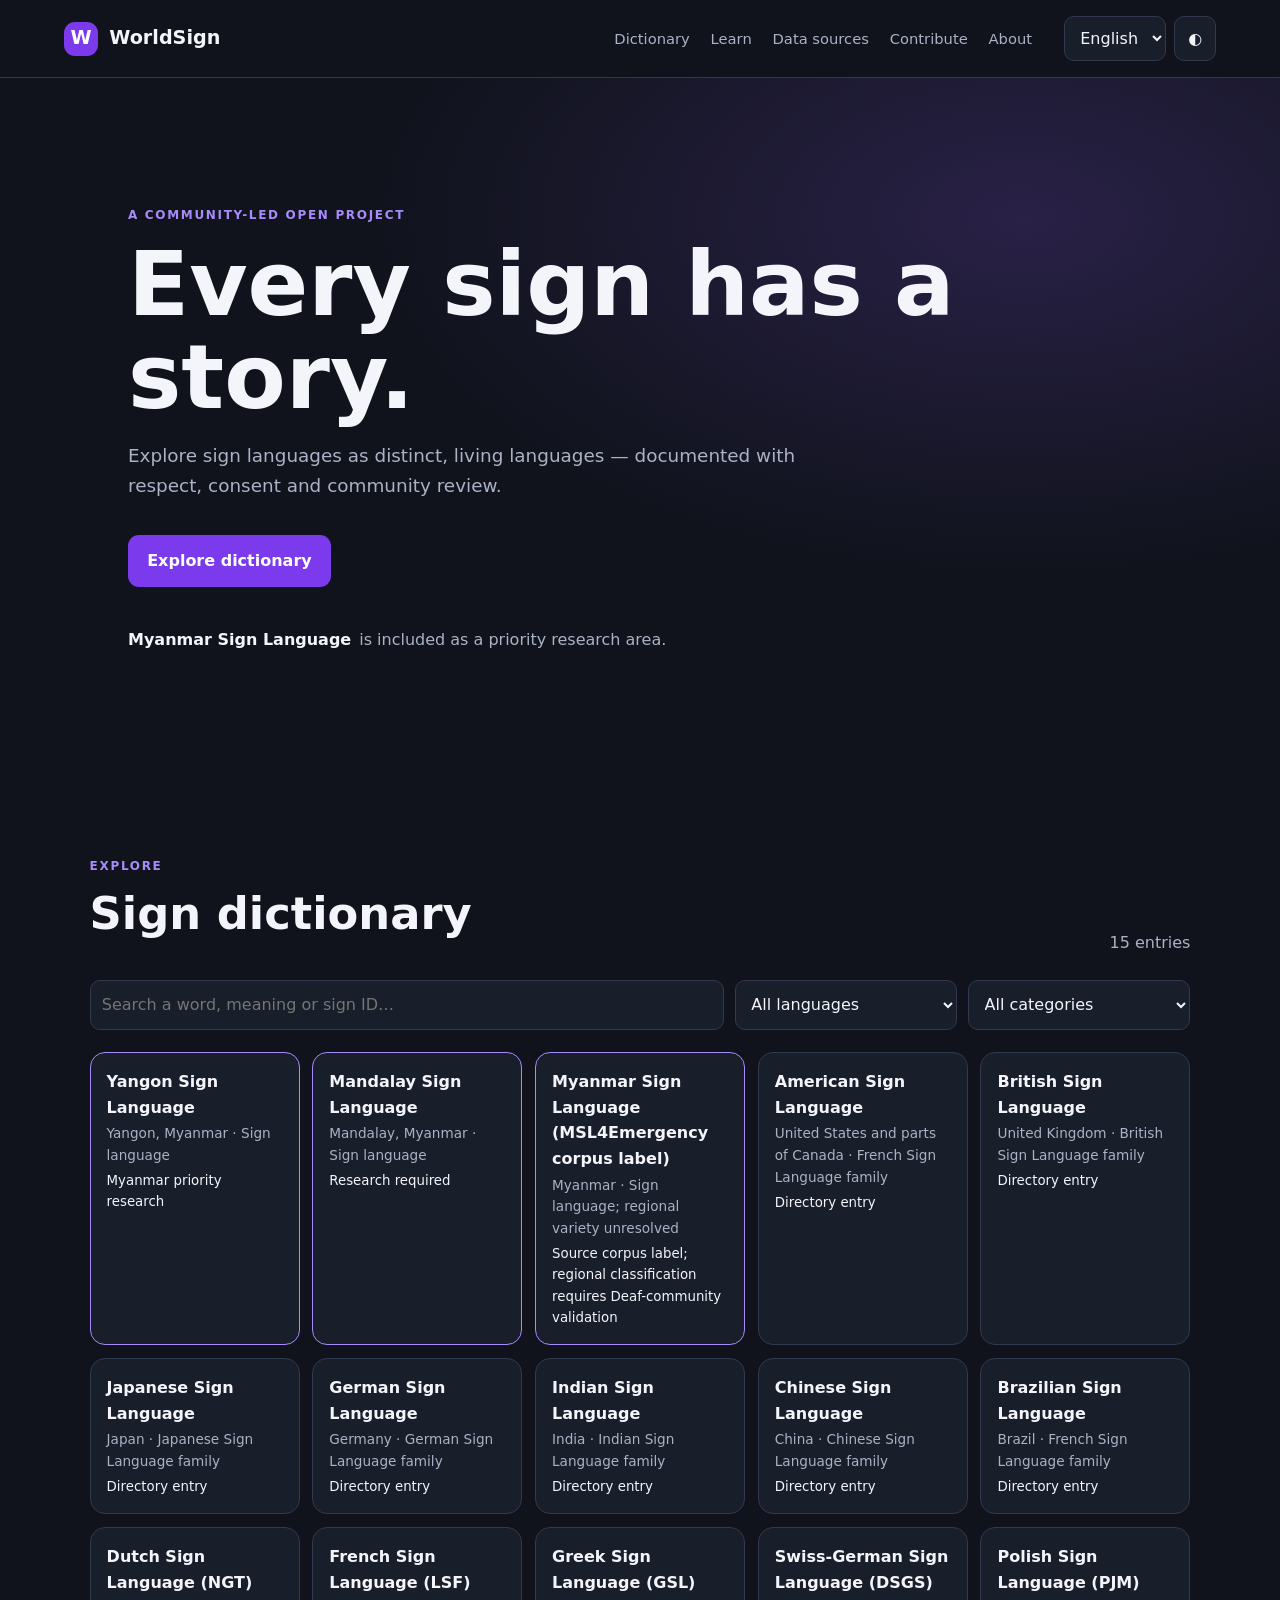
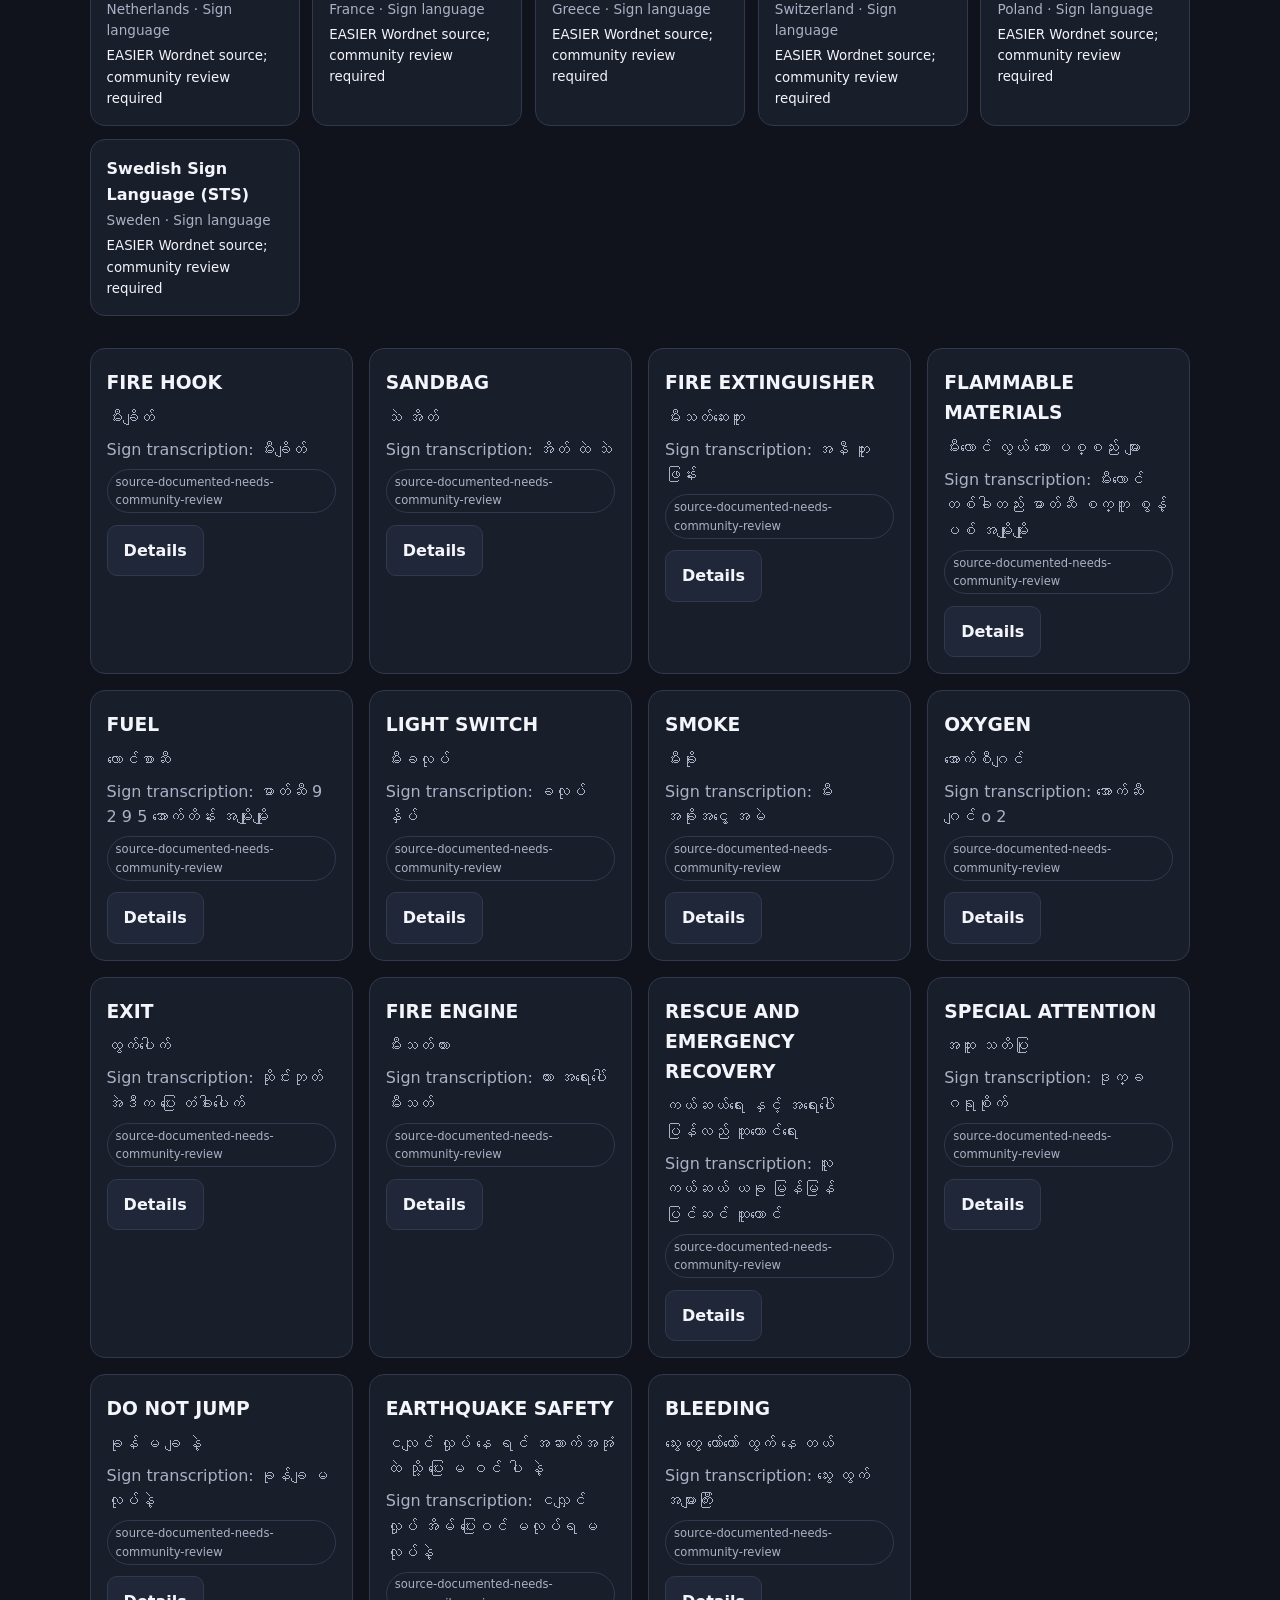
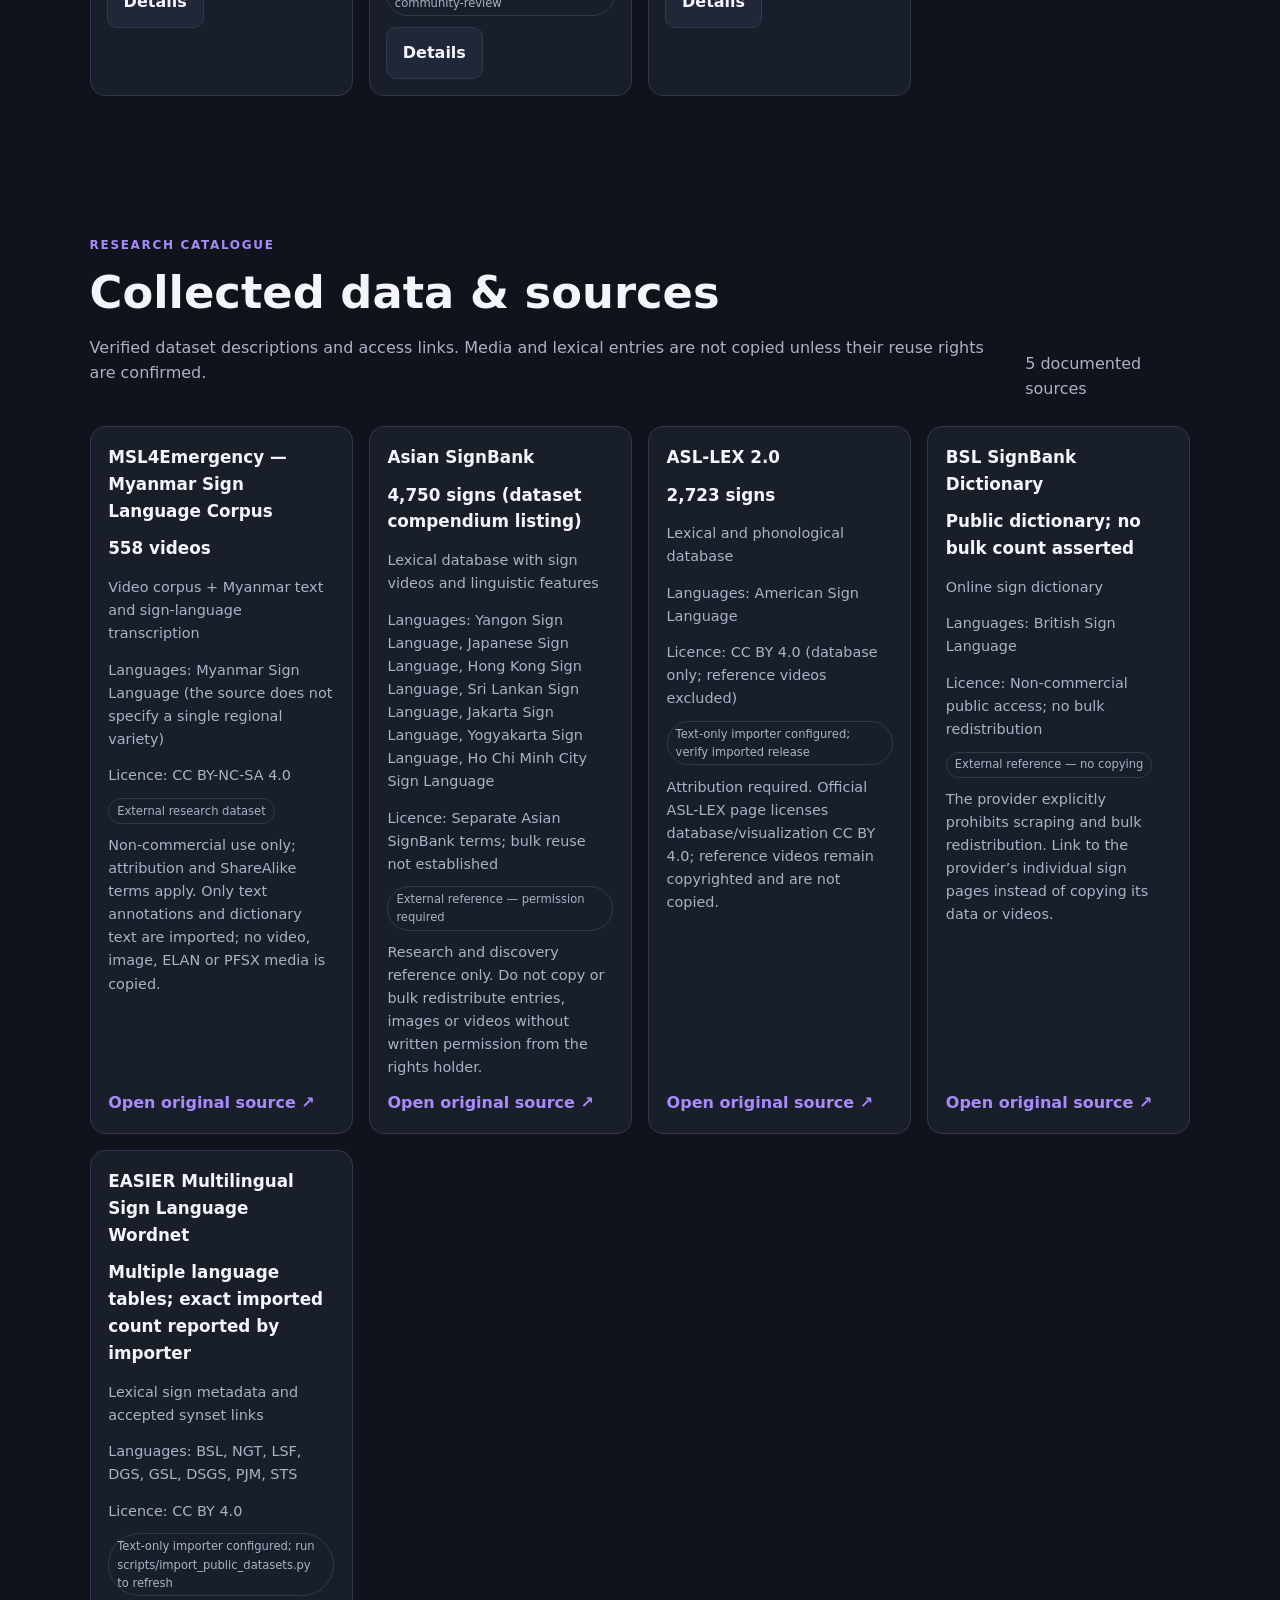
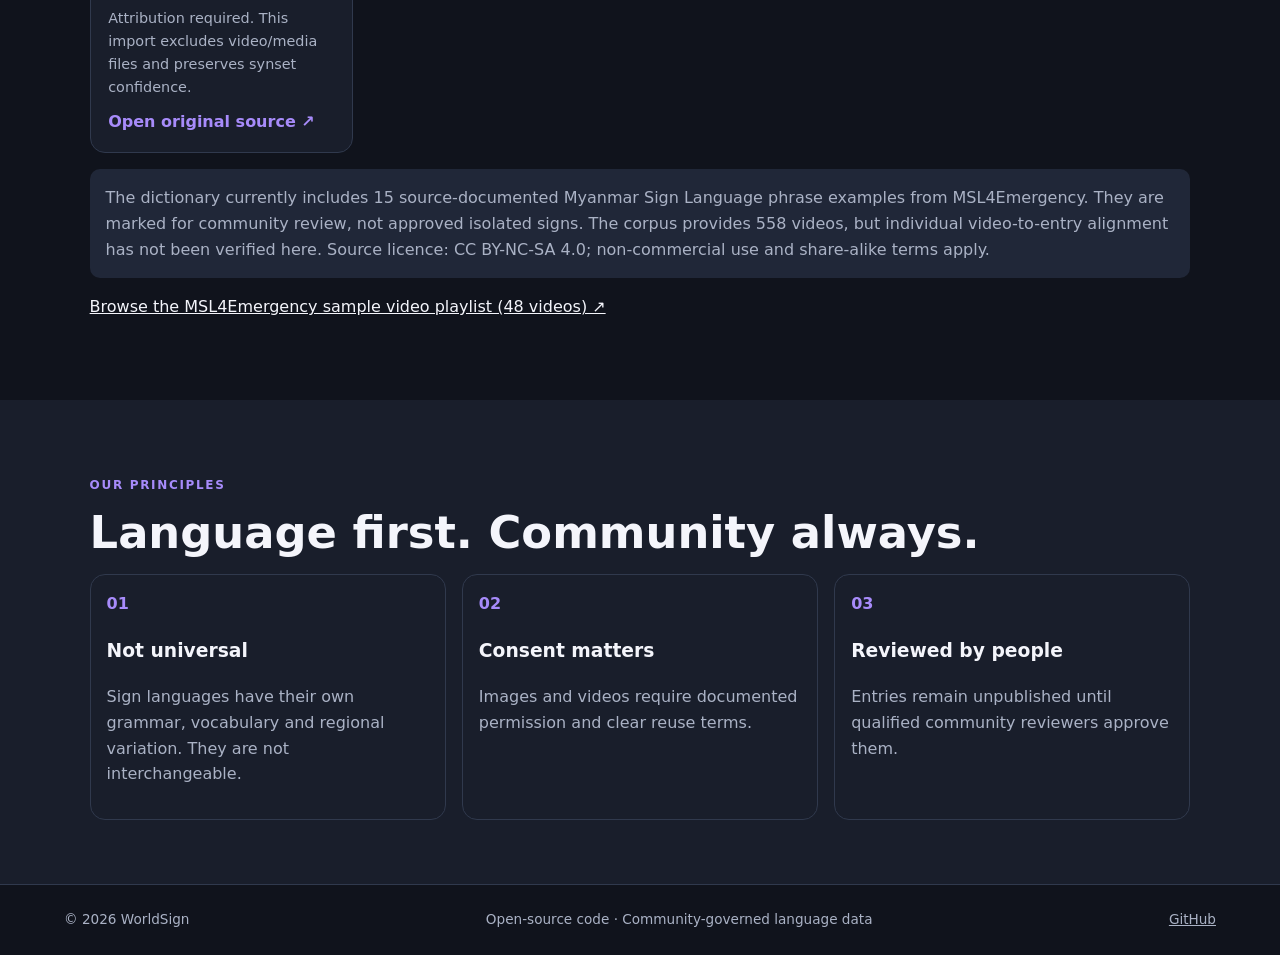
<file: index.html>
<!doctype html>
<html lang="en" data-theme="dark">
<head>
  <meta charset="utf-8">
  <meta name="viewport" content="width=device-width,initial-scale=1">
  <meta name="theme-color" content="#10131c">
  <meta name="description" content="WorldSign — an open, community-reviewed directory for sign languages around the world.">
  <title>WorldSign — Sign Language Dictionary</title>
  <link rel="icon" href="assets/icon.svg" type="image/svg+xml">
  <link rel="stylesheet" href="assets/css/style.css">
  <script defer src="assets/js/app.js"></script>
</head>
<body>
<a class="skip-link" href="#main">Skip to content</a>
<header class="site-header">
  <a class="brand" href="./" aria-label="WorldSign home"><span class="brand-mark">W</span><span>WorldSign</span></a>
  <nav aria-label="Main navigation">
    <a href="#dictionary" data-i18n="nav_dictionary">Dictionary</a>
    <a href="learn/" data-i18n="nav_learn">Learn</a>
    <a href="#sources">Data sources</a>
    <a href="contribute/" data-i18n="nav_contribute">Contribute</a>
    <a href="#about" data-i18n="nav_about">About</a>
  </nav>
  <div class="header-tools">
    <label class="sr-only" for="language-ui">Interface language</label>
    <select id="language-ui" aria-label="Interface language"><option value="en">English</option><option value="my">မြန်မာ</option></select>
    <button id="theme-toggle" class="icon-button" type="button" aria-label="Toggle color theme">◐</button>
  </div>
</header>

<main id="main">
  <section class="hero">
    <div class="eyebrow" data-i18n="hero_eyebrow">A community-led open project</div>
    <h1 data-i18n="hero_title">Every sign has a story.</h1>
    <p data-i18n="hero_desc">Explore sign languages as distinct, living languages — documented with respect, consent and community review.</p>
    <a class="primary-button" href="#dictionary" data-i18n="explore_dictionary">Explore dictionary</a>
    <div class="hero-note"><strong>Myanmar Sign Language</strong><span data-i18n="msl_note">is included as a priority research area.</span></div>
  </section>

  <section class="section" id="dictionary">
    <div class="section-heading"><div><p class="eyebrow" data-i18n="directory_eyebrow">Explore</p><h2 data-i18n="directory_title">Sign dictionary</h2></div><span id="result-count" class="muted" aria-live="polite">0 entries</span></div>
    <div class="search-panel">
      <label class="sr-only" for="search-input" data-i18n="search_label">Search signs</label>
      <input id="search-input" type="search" placeholder="Search a word, meaning or sign ID…" autocomplete="off">
      <label class="sr-only" for="language-filter">Filter by sign language</label>
      <select id="language-filter"><option value="">All languages</option></select>
      <label class="sr-only" for="category-filter">Filter by category</label>
      <select id="category-filter"><option value="">All categories</option></select>
    </div>
    <div id="language-list" class="language-grid" aria-label="Sign language directory"></div>
    <div id="sign-grid" class="sign-grid" aria-live="polite"></div>
    <p id="empty-state" class="empty-state">No entries match your search. Clear filters to see all collected entries.</p>
  </section>

  <section class="section" id="sources">
    <div class="section-heading"><div><p class="eyebrow">Research catalogue</p><h2>Collected data &amp; sources</h2><p class="muted">Verified dataset descriptions and access links. Media and lexical entries are not copied unless their reuse rights are confirmed.</p></div><span id="source-count" class="muted" aria-live="polite">Loading sources…</span></div>
    <div id="source-grid" class="source-grid" aria-live="polite"></div>
    <p class="notice">The dictionary currently includes 15 source-documented Myanmar Sign Language phrase examples from MSL4Emergency. They are marked for community review, not approved isolated signs. The corpus provides 558 videos, but individual video-to-entry alignment has not been verified here. Source licence: CC BY-NC-SA 4.0; non-commercial use and share-alike terms apply.</p><p><a href="https://www.youtube.com/playlist?list=PLcEIKqU2ZkWKe0aGzGoKH5OtdjSHF3L_f" target="_blank" rel="noopener noreferrer">Browse the MSL4Emergency sample video playlist (48 videos) ↗</a></p>
  </section>

  <section class="section feature-band" id="about">
    <div><p class="eyebrow">Our principles</p><h2 data-i18n="principles_title">Language first. Community always.</h2></div>
    <div class="principles">
      <article><span>01</span><h3>Not universal</h3><p>Sign languages have their own grammar, vocabulary and regional variation. They are not interchangeable.</p></article>
      <article><span>02</span><h3>Consent matters</h3><p>Images and videos require documented permission and clear reuse terms.</p></article>
      <article><span>03</span><h3>Reviewed by people</h3><p>Entries remain unpublished until qualified community reviewers approve them.</p></article>
    </div>
  </section>
</main>

<footer class="site-footer"><span>© <span id="year"></span> WorldSign</span><span>Open-source code · Community-governed language data</span><a href="https://github.com/" rel="noreferrer">GitHub</a></footer>

<dialog id="sign-dialog" class="sign-dialog" aria-labelledby="dialog-title">
  <form method="dialog"><button class="dialog-close" aria-label="Close sign details">×</button></form>
  <div id="dialog-content"></div>
</dialog>
</body>
</html>
</file>
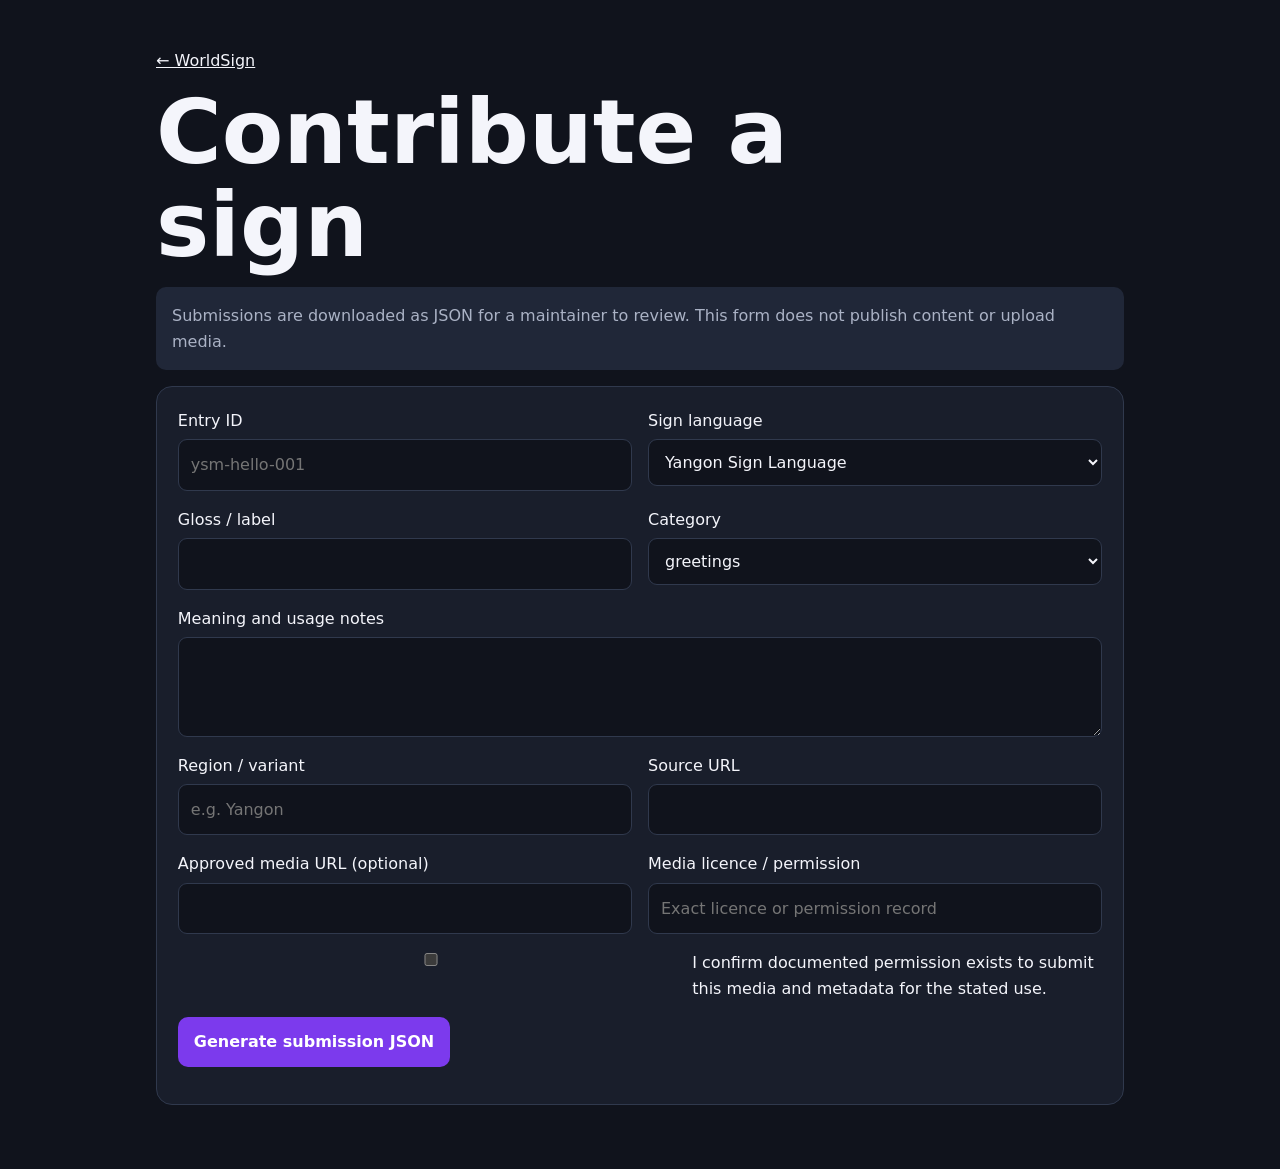
<file: contribute/index.html>
<!doctype html><html lang="en"><head><meta charset="utf-8"><meta name="viewport" content="width=device-width,initial-scale=1"><title>Contribute — WorldSign</title><link rel="stylesheet" href="../assets/css/style.css"><script defer src="form.js"></script></head><body><main class="page-shell"><a href="../">← WorldSign</a><h1>Contribute a sign</h1><p class="notice">Submissions are downloaded as JSON for a maintainer to review. This form does not publish content or upload media.</p><form id="entry-form" class="panel"><div class="form-grid">
<div class="field"><label for="id">Entry ID</label><input id="id" required placeholder="ysm-hello-001"></div>
<div class="field"><label for="language">Sign language</label><select id="language" required><option value="ysm">Yangon Sign Language</option><option value="mandalay-sl">Mandalay Sign Language</option><option value="ase">ASL</option><option value="bfi">BSL</option></select></div>
<div class="field"><label for="gloss">Gloss / label</label><input id="gloss" required></div>
<div class="field"><label for="category">Category</label><select id="category"><option>greetings</option><option>numbers</option><option>family</option><option>daily-life</option><option>education</option><option>emergency</option><option>food</option><option>time</option></select></div>
<div class="field full"><label for="meaning">Meaning and usage notes</label><textarea id="meaning" required></textarea></div>
<div class="field"><label for="region">Region / variant</label><input id="region" placeholder="e.g. Yangon"></div>
<div class="field"><label for="source">Source URL</label><input id="source" type="url"></div>
<div class="field"><label for="media">Approved media URL (optional)</label><input id="media" type="url"></div>
<div class="field"><label for="license">Media licence / permission</label><input id="license" placeholder="Exact licence or permission record"></div>
<div class="field full"><label class="checkline"><input id="consent" type="checkbox" required> I confirm documented permission exists to submit this media and metadata for the stated use.</label></div>
</div><p><button class="button" type="submit">Generate submission JSON</button></p></form><section class="panel" id="output-panel" hidden><h2>Submission JSON</h2><pre id="output" style="white-space:pre-wrap;overflow-wrap:anywhere"></pre><button class="button secondary" id="download" type="button">Download JSON</button></section></main></body></html>
</file>
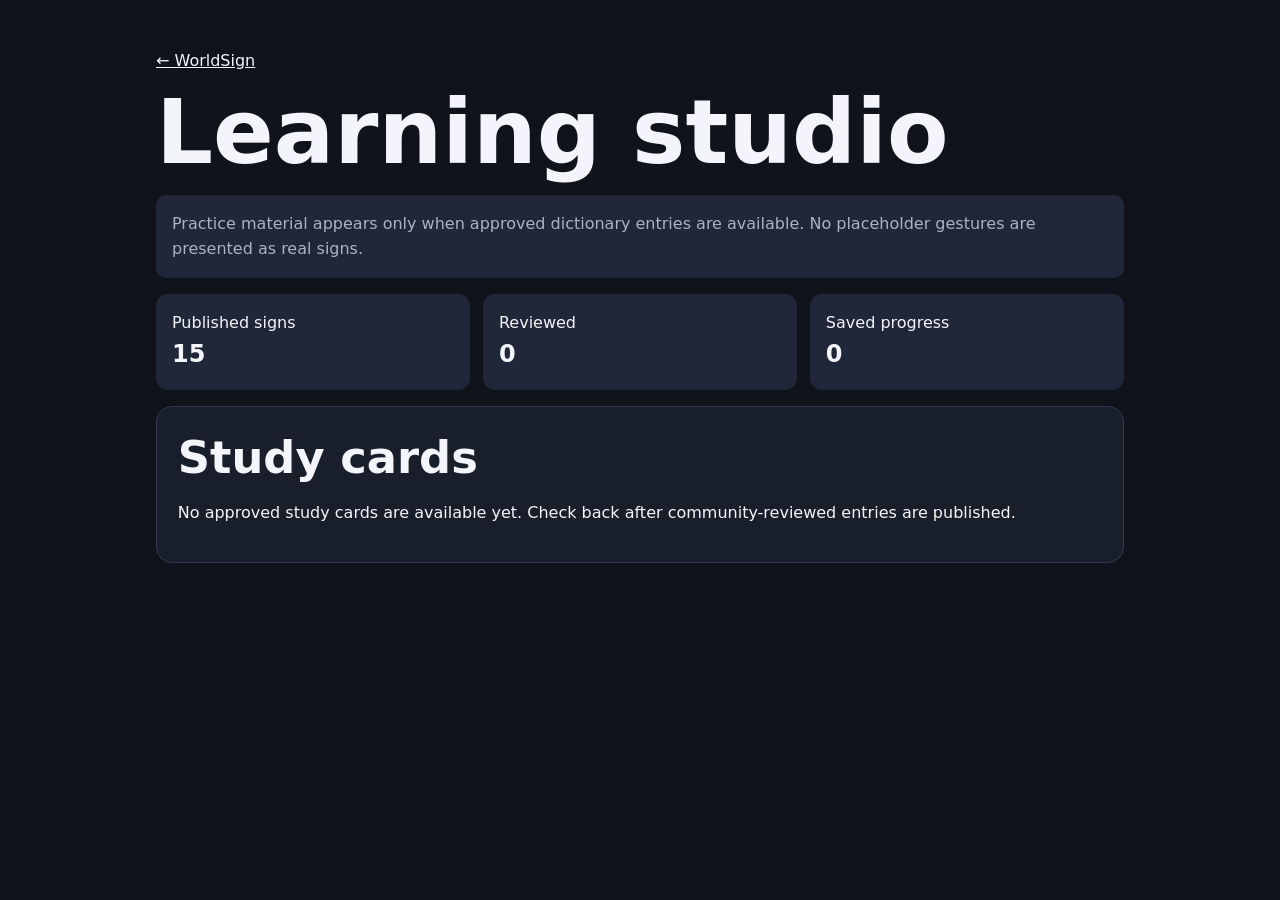
<file: learn/index.html>
<!doctype html><html lang="en"><head><meta charset="utf-8"><meta name="viewport" content="width=device-width,initial-scale=1"><title>Learn — WorldSign</title><link rel="stylesheet" href="../assets/css/style.css"><script defer src="learn.js"></script></head><body><main class="page-shell"><a href="../">← WorldSign</a><h1>Learning studio</h1><p class="notice">Practice material appears only when approved dictionary entries are available. No placeholder gestures are presented as real signs.</p><div class="stats"><div class="stat"><span>Published signs</span><strong id="total">0</strong></div><div class="stat"><span>Reviewed</span><strong id="reviewed">0</strong></div><div class="stat"><span>Saved progress</span><strong id="progress">0</strong></div></div><section class="panel"><h2>Study cards</h2><p id="study-state">No approved study cards are available yet. Check back after community-reviewed entries are published.</p><div id="study-card" hidden><h3 id="study-gloss"></h3><p id="study-meaning"></p><button id="reveal" class="button" type="button">Reveal meaning</button><button id="known" class="button secondary" type="button">I know this</button></div></section></main></body></html>
</file>
<file: assets/css/style.css>
:root{color-scheme:dark;--bg:#10131c;--panel:#191e2b;--panel2:#202738;--text:#f4f5fb;--muted:#aab2c5;--line:#30394d;--accent:#a78bfa;--accent2:#7c3aed;--good:#69d6ae;font-family:Inter,ui-sans-serif,system-ui,-apple-system,"Segoe UI",sans-serif}
:root[data-theme="light"]{color-scheme:light;--bg:#f6f7fb;--panel:#fff;--panel2:#eef0f7;--text:#171927;--muted:#596176;--line:#dce0eb;--accent:#6941c6;--accent2:#5431a8;--good:#087d5b}
*{box-sizing:border-box}html{scroll-behavior:smooth}body{margin:0;background:var(--bg);color:var(--text);line-height:1.6}a{color:inherit}.skip-link{position:absolute;left:-9999px;top:1rem;background:var(--panel);padding:.7rem;z-index:20}.skip-link:focus{left:1rem}.site-header{height:auto;min-height:72px;padding:1rem clamp(1rem,5vw,5rem);display:flex;align-items:center;gap:2rem;border-bottom:1px solid var(--line);background:var(--bg)}.brand{display:flex;align-items:center;gap:.7rem;text-decoration:none;font-weight:800;font-size:1.2rem}.brand-mark{display:grid;place-items:center;width:34px;height:34px;border-radius:11px;background:var(--accent2);color:white}.site-header nav{display:flex;gap:1.3rem;margin-left:auto}.site-header nav a{text-decoration:none;color:var(--muted);font-size:.92rem}.site-header nav a:hover,.site-header nav a:focus{color:var(--text)}.header-tools{display:flex;gap:.5rem;align-items:center}select,input,button{font:inherit}.header-tools select,.search-panel select,.search-panel input{background:var(--panel);color:var(--text);border:1px solid var(--line);border-radius:10px;padding:.7rem}.icon-button{border:1px solid var(--line);background:var(--panel);color:var(--text);border-radius:10px;padding:.55rem .8rem;cursor:pointer}.hero{padding:clamp(4rem,10vw,8rem) clamp(1rem,10vw,10rem);background:radial-gradient(ellipse at 80% 20%,#5b3c9c55,transparent 45%)}.eyebrow{text-transform:uppercase;letter-spacing:.14em;font-size:.75rem;font-weight:800;color:var(--accent)}h1{font-size:clamp(2.8rem,7vw,5.8rem);line-height:1.03;max-width:850px;margin:.8rem 0}h2{font-size:clamp(1.8rem,4vw,2.8rem);line-height:1.15;margin:.3rem 0 1rem}.hero p{font-size:1.15rem;color:var(--muted);max-width:680px}.primary-button{display:inline-block;background:var(--accent2);color:#fff;text-decoration:none;padding:.85rem 1.2rem;border-radius:11px;font-weight:700;margin-top:1rem}.hero-note{margin-top:2.5rem;color:var(--muted);display:flex;gap:.5rem;flex-wrap:wrap}.hero-note strong{color:var(--text)}.section{padding:4rem clamp(1rem,7vw,7rem)}.section-heading{display:flex;justify-content:space-between;align-items:end;gap:1rem;margin-bottom:1.5rem}.muted,.empty-state{color:var(--muted)}.search-panel{display:grid;grid-template-columns:minmax(220px,1fr) minmax(160px,.35fr) minmax(160px,.35fr);gap:.7rem;margin-bottom:1.4rem}.language-grid{display:grid;grid-template-columns:repeat(auto-fit,minmax(190px,1fr));gap:.8rem;margin-bottom:2rem}.language-card,.sign-card,.principles article{background:var(--panel);border:1px solid var(--line);border-radius:15px;padding:1rem}.language-card{display:flex;flex-direction:column;gap:.2rem}.language-card strong{font-size:1rem}.language-card span{font-size:.85rem;color:var(--muted)}.language-card.featured{border-color:var(--accent)}.sign-grid{display:grid;grid-template-columns:repeat(auto-fit,minmax(220px,1fr));gap:1rem}.sign-card h3{margin:.2rem 0}.sign-card p{color:var(--muted);margin:.4rem 0}.sign-card button{margin-top:.7rem}.status{display:inline-block;font-size:.72rem;padding:.18rem .5rem;border:1px solid var(--line);border-radius:99px;color:var(--muted)}.empty-state{text-align:center;padding:2rem;border:1px dashed var(--line);border-radius:14px}.feature-band{background:var(--panel)}.principles{display:grid;grid-template-columns:repeat(3,1fr);gap:1rem}.principles article span{color:var(--accent);font-weight:800}.principles p{color:var(--muted)}.site-footer{display:flex;justify-content:space-between;gap:1rem;flex-wrap:wrap;padding:1.5rem clamp(1rem,5vw,5rem);border-top:1px solid var(--line);color:var(--muted);font-size:.85rem}.sign-dialog{width:min(620px,calc(100% - 2rem));background:var(--panel);color:var(--text);border:1px solid var(--line);border-radius:18px;padding:1.5rem}.sign-dialog::backdrop{background:#05070dcc}.dialog-close{float:right;background:transparent;color:var(--text);border:0;font-size:1.8rem;cursor:pointer}.sr-only{position:absolute;width:1px;height:1px;padding:0;margin:-1px;overflow:hidden;clip:rect(0,0,0,0);white-space:nowrap;border:0}
.page-shell{max-width:1000px;margin:auto;padding:3rem 1rem}.panel{background:var(--panel);border:1px solid var(--line);border-radius:16px;padding:1.3rem;margin:1rem 0}.form-grid{display:grid;grid-template-columns:1fr 1fr;gap:1rem}.field{display:flex;flex-direction:column;gap:.35rem}.field.full{grid-column:1/-1}.field input,.field textarea,.field select{width:100%;background:var(--bg);color:var(--text);border:1px solid var(--line);border-radius:9px;padding:.75rem}.field textarea{min-height:100px}.checkline{display:flex;gap:.6rem;align-items:flex-start}.button{display:inline-block;background:var(--accent2);color:white;border:0;border-radius:10px;padding:.75rem 1rem;font-weight:700;cursor:pointer}.button.secondary{background:var(--panel2);color:var(--text);border:1px solid var(--line)}.notice{padding:1rem;background:var(--panel2);border-radius:10px;color:var(--muted)}.stats{display:grid;grid-template-columns:repeat(3,1fr);gap:.8rem}.stat{background:var(--panel2);padding:1rem;border-radius:12px}.stat strong{display:block;font-size:1.5rem}
@media(max-width:760px){.site-header{flex-wrap:wrap;gap:.8rem}.site-header nav{order:3;width:100%;overflow:auto;margin:0;gap:1rem}.header-tools{margin-left:auto}.search-panel{grid-template-columns:1fr}.principles{grid-template-columns:1fr}.form-grid{grid-template-columns:1fr}.field.full{grid-column:auto}.section{padding-top:3rem;padding-bottom:3rem}}
@media(prefers-reduced-motion:reduce){*,*::before,*::after{scroll-behavior:auto!important;animation-duration:.01ms!important;transition-duration:.01ms!important}}
:focus-visible{outline:3px solid var(--accent);outline-offset:3px}

.source-grid{display:grid;grid-template-columns:repeat(auto-fit,minmax(260px,1fr));gap:1rem}.source-card{display:flex;flex-direction:column;align-items:flex-start;gap:.45rem;background:var(--panel);border:1px solid var(--line);border-radius:15px;padding:1.1rem}.source-card h3{margin:0;font-size:1.05rem}.source-card p{margin:.2rem 0;color:var(--muted);font-size:.9rem}.source-card .source-size{color:var(--text);font-weight:800;font-size:1.05rem}.source-card a{margin-top:auto;color:var(--accent);font-weight:700;text-decoration:none}.source-card a:hover{text-decoration:underline}
</file>
